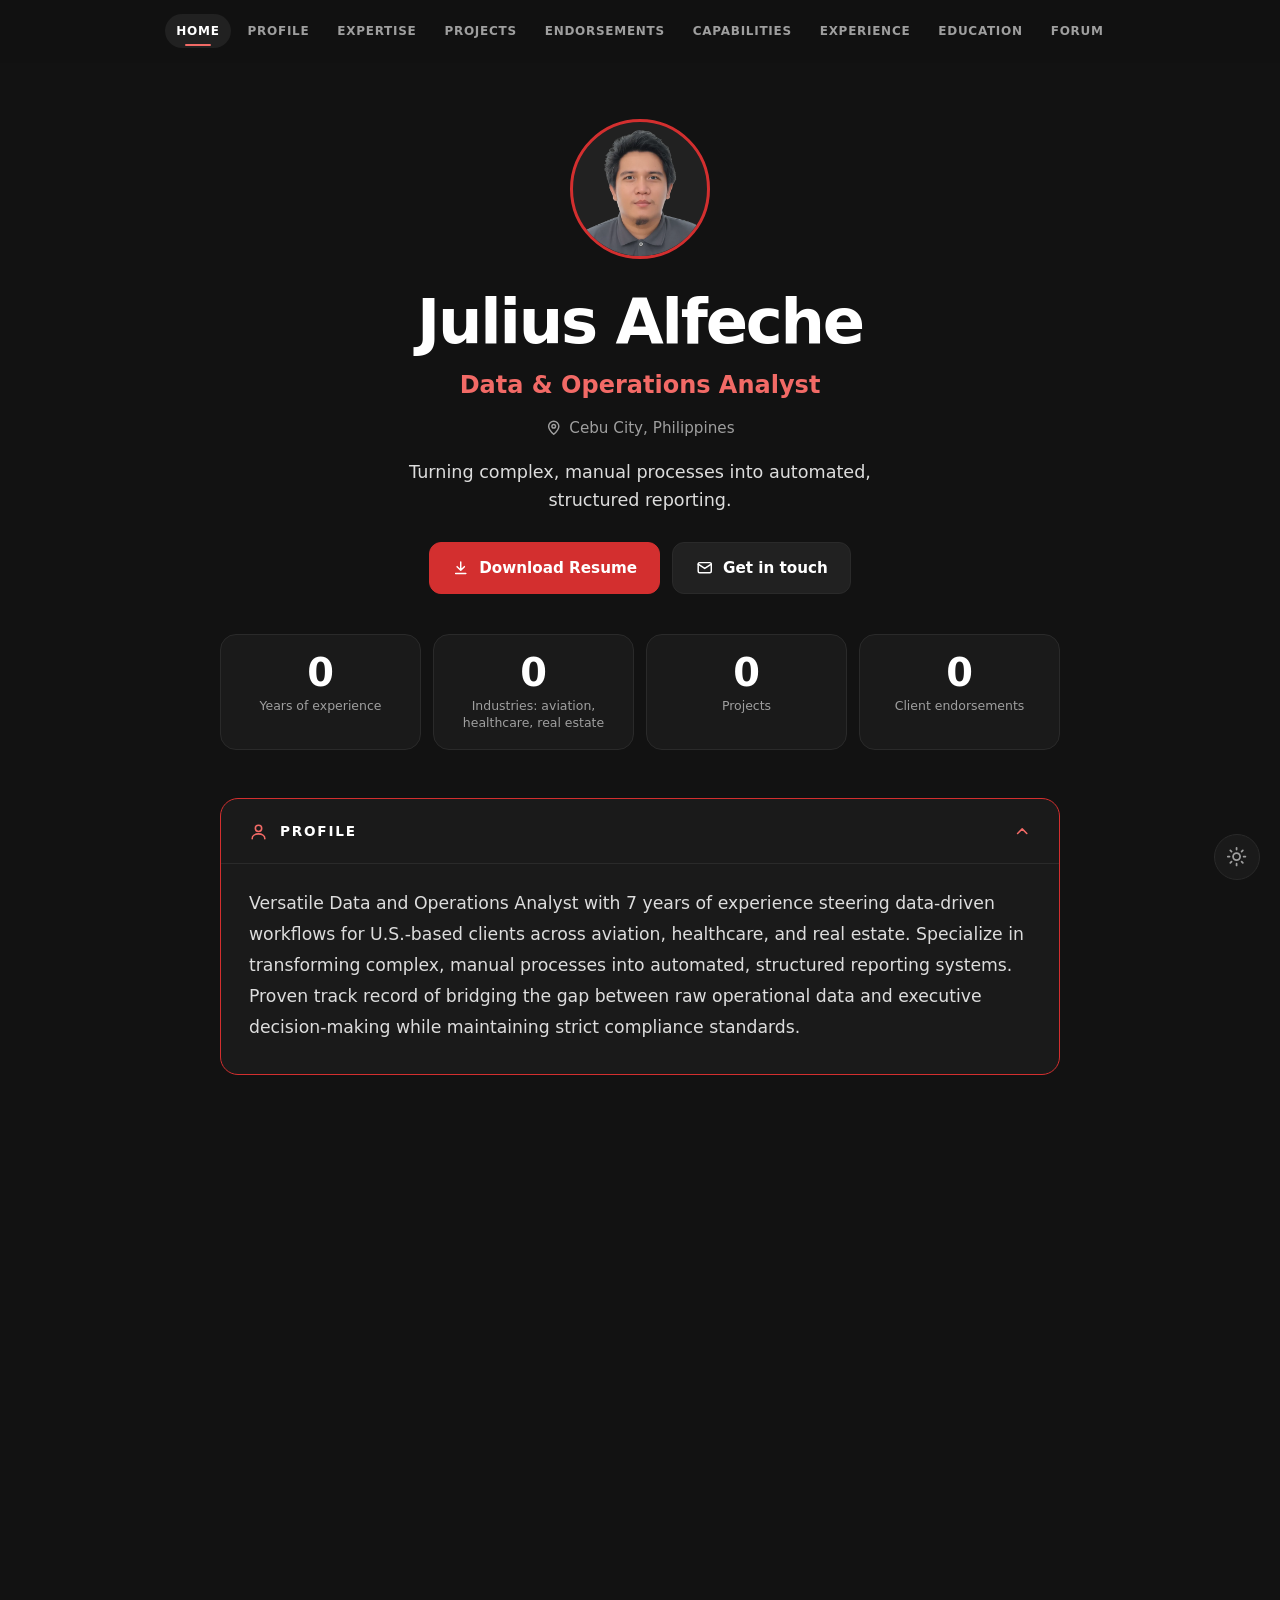
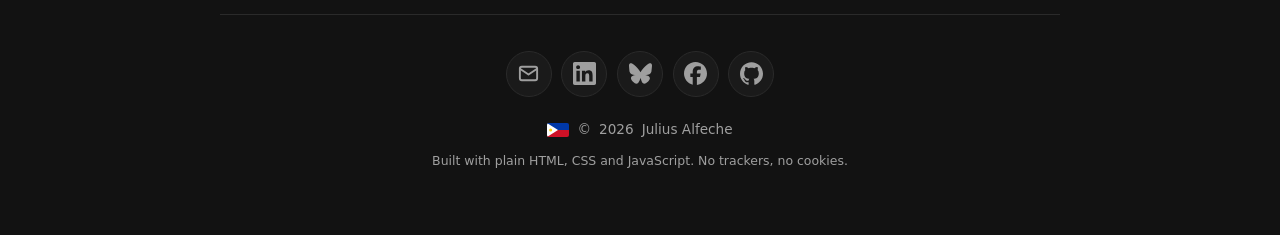
<file: index.html>
<!DOCTYPE html>
<html lang="en" data-theme="dark">
<head>
    <meta charset="UTF-8">
    <meta name="viewport" content="width=device-width, initial-scale=1.0">
    <meta http-equiv="Content-Security-Policy" content="default-src 'none'; script-src 'self'; style-src 'self'; img-src 'self' data:; base-uri 'none'; form-action 'none'; frame-src 'none'; object-src 'none'">
    <meta name="referrer" content="strict-origin-when-cross-origin">
    <meta name="color-scheme" content="dark light">
    <meta name="theme-color" content="#121212" media="(prefers-color-scheme: dark)">
    <meta name="theme-color" content="#f5f5f5" media="(prefers-color-scheme: light)">

    <title>Julius Alfeche | Data &amp; Operations Analyst</title>
    <meta name="description" content="Official portfolio of Julius Alfeche, a versatile Data and Operations Analyst with 7 years of experience steering data-driven workflows and optimizing operations.">
    <meta name="author" content="Julius Alfeche">
    <meta name="robots" content="index, follow, max-image-preview:large">
    <link rel="canonical" href="https://juliusalfeche.com/">

    <link rel="icon" type="image/svg+xml" href="assets/icons/icon.svg">
    <link rel="icon" type="image/png" sizes="32x32" href="assets/icons/favicon-32.png">
    <link rel="apple-touch-icon" href="assets/icons/apple-touch-icon.png">

    <meta property="og:type" content="profile">
    <meta property="og:site_name" content="Julius Alfeche">
    <meta property="og:url" content="https://juliusalfeche.com/">
    <meta property="og:title" content="Julius Alfeche | Data &amp; Operations Analyst">
    <meta property="og:description" content="Official portfolio of Julius Alfeche, a versatile Data and Operations Analyst with 7 years of experience steering data-driven workflows and optimizing operations.">
    <meta property="og:image" content="https://juliusalfeche.com/assets/img/og-cover.png">
    <meta property="og:image:width" content="1200">
    <meta property="og:image:height" content="630">
    <meta property="og:image:alt" content="Julius Alfeche, Data and Operations Analyst">
    <meta property="og:locale" content="en_PH">
    <meta name="twitter:card" content="summary_large_image">
    <meta name="twitter:title" content="Julius Alfeche | Data &amp; Operations Analyst">
    <meta name="twitter:description" content="Official portfolio of Julius Alfeche, a versatile Data and Operations Analyst with 7 years of experience steering data-driven workflows.">
    <meta name="twitter:image" content="https://juliusalfeche.com/assets/img/og-cover.png">

    <script type="application/ld+json">
        {
            "@context": "https://schema.org",
            "@type": "Person",
            "name": "Julius Alfeche",
            "url": "https://juliusalfeche.com/",
            "image": "https://juliusalfeche.com/assets/img/og-cover.png",
            "jobTitle": "Data and Operations Analyst",
            "worksFor": { "@type": "Organization", "name": "OfficePartners360 Inc." },
            "alumniOf": { "@type": "CollegeOrUniversity", "name": "Asian College of Technology" },
            "address": { "@type": "PostalAddress", "addressLocality": "Cebu City", "addressCountry": "PH" },
            "knowsAbout": ["Data analysis", "Excel dashboards", "Process optimization", "Compliance monitoring", "Web development"],
            "sameAs": [
                "https://linkedin.com/in/juliusalfeche/",
                "https://github.com/juliusalfeche",
                "https://bsky.app/profile/juliusalfeche.com",
                "https://www.facebook.com/JuliusAlfeche"
            ]
        }
    </script>

    <!-- Sets the light/dark theme before the page paints, so there is no flash. -->
    <script src="assets/js/theme.js"></script>
    <link rel="stylesheet" href="assets/css/style.css">
    <script type="module" src="assets/js/main.js"></script>
</head>
<body id="top">
<svg xmlns="http://www.w3.org/2000/svg" class="sprite" aria-hidden="true" focusable="false">
    <symbol id="i-chevron" viewBox="0 0 24 24"><path d="M6 9l6 6 6-6"/></symbol>
    <symbol id="i-arrow-right" viewBox="0 0 24 24"><path d="M5 12h14M13 6l6 6-6 6"/></symbol>
    <symbol id="i-arrow-left" viewBox="0 0 24 24"><path d="M19 12H5M11 6l-6 6 6 6"/></symbol>
    <symbol id="i-arrow-up" viewBox="0 0 24 24"><path d="M12 19V5M6 11l6-6 6 6"/></symbol>
    <symbol id="i-external" viewBox="0 0 24 24"><path d="M14 4h6v6M20 4l-9 9M18 14v5a1 1 0 0 1-1 1H5a1 1 0 0 1-1-1V7a1 1 0 0 1 1-1h5"/></symbol>
    <symbol id="i-download" viewBox="0 0 24 24"><path d="M12 4v11M7 10.5l5 5 5-5M5 20h14"/></symbol>
    <symbol id="i-mail" viewBox="0 0 24 24"><rect x="3" y="5" width="18" height="14" rx="2"/><path d="M3 7l9 6 9-6"/></symbol>
    <symbol id="i-user" viewBox="0 0 24 24"><circle cx="12" cy="8" r="4"/><path d="M4 21c0-4 4-6 8-6s8 2 8 6"/></symbol>
    <symbol id="i-bulb" viewBox="0 0 24 24"><path d="M9 18h6M10 21h4M12 3a6 6 0 0 0-3.5 10.900c.9.7 1.500 1.500 1.500 2.600h4c0-1.100.6-1.900 1.500-2.600A6 6 0 0 0 12 3z"/></symbol>
    <symbol id="i-code" viewBox="0 0 24 24"><path d="M8 7l-5 5 5 5M16 7l5 5-5 5M14 4l-4 16"/></symbol>
    <symbol id="i-chat" viewBox="0 0 24 24"><path d="M21 12a8 8 0 0 1-11.500 7.200L4 20l1-4.200A8 8 0 1 1 21 12z"/></symbol>
    <symbol id="i-checklist" viewBox="0 0 24 24"><path d="M4 6l1.500 1.500L8 5M4 12l1.500 1.500L8 11M4 18l1.500 1.500L8 17M11 6h9M11 12h9M11 18h9"/></symbol>
    <symbol id="i-briefcase" viewBox="0 0 24 24"><rect x="3" y="7" width="18" height="13" rx="2"/><path d="M9 7V5a2 2 0 0 1 2-2h2a2 2 0 0 1 2 2v2M3 13h18"/></symbol>
    <symbol id="i-cap" viewBox="0 0 24 24"><path d="M2 9l10-5 10 5-10 5-10-5zM6 11.5V16c0 1.500 3 3 6 3s6-1.500 6-3v-4.500M22 9v6"/></symbol>
    <symbol id="i-sun" viewBox="0 0 24 24"><circle cx="12" cy="12" r="4"/><path d="M12 2v2M12 20v2M2 12h2M20 12h2M4.900 4.900l1.400 1.400M17.700 17.700l1.400 1.400M4.900 19.100l1.400-1.400M17.700 6.300l1.400-1.400"/></symbol>
    <symbol id="i-moon" viewBox="0 0 24 24"><path d="M20 14.500A8 8 0 0 1 9.500 4 8 8 0 1 0 20 14.500z"/></symbol>
    <symbol id="i-wrench" viewBox="0 0 24 24"><path d="M14.700 6.300a4 4 0 0 0-5 5L3 18v3h3l6.700-6.700a4 4 0 0 0 5-5l-2.400 2.400-2.600-.7-.7-2.600 2.400-2.400z"/></symbol>
    <symbol id="i-monitor" viewBox="0 0 24 24"><rect x="3" y="4" width="18" height="12" rx="2"/><path d="M8 20h8M12 16v4"/></symbol>
    <symbol id="i-globe" viewBox="0 0 24 24"><circle cx="12" cy="12" r="9"/><path d="M3 12h18M12 3c3 3 3 15 0 18M12 3c-3 3-3 15 0 18"/></symbol>
    <symbol id="i-check" viewBox="0 0 24 24"><path d="M5 12.500l4.500 4.500L19 7.500"/></symbol>
    <symbol id="i-pin" viewBox="0 0 24 24"><path d="M12 21s7-6 7-11a7 7 0 1 0-14 0c0 5 7 11 7 11z"/><circle cx="12" cy="10" r="2.500"/></symbol>
    <symbol id="i-github" viewBox="0 0 24 24"><path d="M12 .297c-6.630 0-12 5.373-12 12 0 5.303 3.438 9.800 8.205 11.385.6.113.82-.258.82-.577 0-.285-.01-1.040-.015-2.040-3.338.724-4.042-1.610-4.042-1.610C4.422 18.070 3.633 17.700 3.633 17.700c-1.087-.744.084-.729.084-.729 1.205.084 1.838 1.236 1.838 1.236 1.070 1.835 2.809 1.305 3.495.998.108-.776.417-1.305.76-1.605-2.665-.3-5.466-1.332-5.466-5.930 0-1.310.465-2.380 1.235-3.220-.135-.303-.54-1.523.105-3.176 0 0 1.005-.322 3.300 1.230.96-.267 1.980-.399 3-.405 1.020.006 2.040.138 3 .405 2.280-1.552 3.285-1.230 3.285-1.230.645 1.653.24 2.873.12 3.176.765.84 1.230 1.910 1.230 3.220 0 4.610-2.805 5.625-5.475 5.920.42.36.81 1.096.81 2.220 0 1.606-.015 2.896-.015 3.286 0 .315.21.69.825.57C20.565 22.092 24 17.592 24 12.297c0-6.627-5.373-12-12-12"/></symbol>
    <symbol id="i-linkedin" viewBox="0 0 24 24"><path d="M20.447 20.452h-3.554v-5.569c0-1.328-.027-3.037-1.852-3.037-1.853 0-2.136 1.445-2.136 2.939v5.667H9.351V9h3.414v1.561h.046c.477-.9 1.637-1.850 3.370-1.850 3.601 0 4.267 2.370 4.267 5.455v6.286zM5.337 7.433c-1.144 0-2.063-.926-2.063-2.065 0-1.138.92-2.063 2.063-2.063 1.140 0 2.064.925 2.064 2.063 0 1.139-.925 2.065-2.064 2.065zm1.782 13.019H3.555V9h3.564v11.452zM22.225 0H1.771C.792 0 0 .774 0 1.729v20.542C0 23.227.792 24 1.771 24h20.451C23.200 24 24 23.227 24 22.271V1.729C24 .774 23.200 0 22.222 0h.003z"/></symbol>
    <symbol id="i-facebook" viewBox="0 0 24 24"><path d="M9.101 23.691v-7.980H6.627v-3.667h2.474v-1.580c0-4.085 1.848-5.978 5.858-5.978.401 0 .955.042 1.468.103a8.680 8.680 0 0 1 1.141.195v3.325a8.623 8.623 0 0 0-.653-.036 26.805 26.805 0 0 0-.733-.009c-.707 0-1.259.096-1.675.309a1.686 1.686 0 0 0-.679.622c-.258.420-.374.995-.374 1.752v1.297h3.919l-.386 2.103-.287 1.564h-3.246v8.245C19.396 23.238 24 18.179 24 12.044c0-6.627-5.373-12-12-12s-12 5.373-12 12c0 5.628 3.874 10.350 9.101 11.647Z"/></symbol>
    <symbol id="i-bluesky" viewBox="0 0 24 24"><path d="M12 10.800c-1.087-2.114-4.046-6.053-6.798-7.995C2.566.944 1.561 1.266.902 1.565.139 1.908 0 3.080 0 3.768c0 .69.378 5.650.624 6.479.815 2.736 3.713 3.660 6.383 3.364.136-.02.275-.039.415-.056-.138.022-.276.040-.415.056-3.912.580-7.387 2.005-2.830 7.078 5.013 5.190 6.870-1.113 7.823-4.308.953 3.195 2.050 9.271 7.733 4.308 4.267-4.308 1.172-6.498-2.740-7.078a8.741 8.741 0 0 1-.415-.056c.14.017.279.036.415.056 2.670.297 5.568-.628 6.383-3.364.246-.828.624-5.790.624-6.478 0-.69-.139-1.861-.902-2.206-.659-.298-1.664-.620-4.300 1.240C16.046 4.748 13.087 8.687 12 10.800Z"/></symbol>
</svg>


<a class="skip" href="#main">Skip to content</a>
<div class="progress" aria-hidden="true"><span id="progress-bar"></span></div>

<div class="nav-wrap">
    <nav class="top-nav" aria-label="Main navigation">
        <a href="#top" class="nav-link" data-nav="top">Home</a>
        <a href="#profile" class="nav-link" data-nav="profile">Profile</a>
        <a href="#expertise" class="nav-link" data-nav="expertise">Expertise</a>
        <a href="#projects" class="nav-link" data-nav="projects">Projects</a>
        <a href="#endorsements" class="nav-link" data-nav="endorsements">Endorsements</a>
        <a href="#capabilities" class="nav-link" data-nav="capabilities">Capabilities</a>
        <a href="#experience" class="nav-link" data-nav="experience">Experience</a>
        <a href="#education" class="nav-link" data-nav="education">Education</a>
        <a href="https://jahub.juliusalfeche.com" target="_blank" rel="noopener noreferrer" class="nav-link">Forum</a>
    </nav>
</div>

<div class="container">
    <header class="hero">
        <div class="hero__avatar reveal">
            <span class="ripple" aria-hidden="true"></span>
            <span class="ripple ripple--2" aria-hidden="true"></span>
            <span class="ripple ripple--3" aria-hidden="true"></span>
            <img class="hero__photo" src="assets/img/profile.webp" width="480" height="480" alt="Portrait of Julius Alfeche" fetchpriority="high">
        </div>
        <h1 class="reveal">Julius Alfeche</h1>
        <p class="hero__role reveal">Data &amp; Operations Analyst</p>
        <p class="hero__meta reveal"><svg class="ico" aria-hidden="true"><use href="#i-pin"/></svg> Cebu City, Philippines</p>
        <p class="hero__tagline reveal">Turning complex, manual processes into automated, structured reporting.</p>
        <div class="hero__cta reveal">
            <a href="resume.pdf" download="Julius_Alfeche_Resume.pdf" class="btn btn--primary" aria-label="Download Julius Alfeche's resume as a PDF"><svg class="ico" aria-hidden="true"><use href="#i-download"/></svg> Download Resume</a>
            <a href="mailto:juliusalfeche@pm.me" class="btn"><svg class="ico" aria-hidden="true"><use href="#i-mail"/></svg> Get in touch</a>
        </div>
        <ul class="stats reveal" aria-label="Highlights">
            <li class="stat"><strong class="stat__num" data-count="7">7</strong><span class="stat__label">Years of experience</span></li>
            <li class="stat"><strong class="stat__num" data-count="3">3</strong><span class="stat__label">Industries: aviation, healthcare, real estate</span></li>
            <li class="stat"><strong class="stat__num" data-count-of=".project">4</strong><span class="stat__label">Projects</span></li>
            <li class="stat"><strong class="stat__num" data-count-of=".slide">6</strong><span class="stat__label">Client endorsements</span></li>
        </ul>
    </header>

    <main id="main">
        <details class="card reveal" id="profile" name="sections" open>
            <summary><h2><svg class="ico" aria-hidden="true"><use href="#i-user"/></svg> Profile</h2><svg class="ico chev" aria-hidden="true"><use href="#i-chevron"/></svg></summary>
            <div class="card__body">
                <p class="lead">Versatile Data and Operations Analyst with 7 years of experience steering data-driven workflows for U.S.-based clients across aviation, healthcare, and real estate. Specialize in transforming complex, manual processes into automated, structured reporting systems. Proven track record of bridging the gap between raw operational data and executive decision-making while maintaining strict compliance standards.</p>
            </div>
        </details>

        <details class="card reveal" id="expertise" name="sections">
            <summary><h2><svg class="ico" aria-hidden="true"><use href="#i-bulb"/></svg> Expertise</h2><svg class="ico chev" aria-hidden="true"><use href="#i-chevron"/></svg></summary>
            <div class="card__body">
                <div class="skills">
                    <div class="skill-group">
                        <h3>Data &amp; Reporting</h3>
                        <ul class="tags">
                            <li class="tag">Excel</li>
                            <li class="tag">Dashboard Creation</li>
                            <li class="tag">Performance Tracking</li>
                        </ul>
                    </div>
                    <div class="skill-group">
                        <h3>Operations &amp; Compliance</h3>
                        <ul class="tags">
                            <li class="tag">Process Optimization</li>
                            <li class="tag">Documentation</li>
                            <li class="tag">Audit Readiness</li>
                            <li class="tag">Compliance Monitoring</li>
                        </ul>
                    </div>
                    <div class="skill-group">
                        <h3>Tools &amp; Platforms</h3>
                        <ul class="tags">
                            <li class="tag">Microsoft 365</li>
                            <li class="tag">Google Workspace</li>
                            <li class="tag">Salesforce</li>
                            <li class="tag">Zoho</li>
                            <li class="tag">WordPress</li>
                            <li class="tag">Flarum</li>
                        </ul>
                    </div>
                    <div class="skill-group">
                        <h3>Technical Capabilities</h3>
                        <ul class="tags">
                            <li class="tag">Web Scraping</li>
                            <li class="tag">Online Research</li>
                            <li class="tag">Web Hosting Management</li>
                        </ul>
                    </div>
                </div>
            </div>
        </details>

        <details class="card reveal" id="projects" name="sections">
            <summary><h2><svg class="ico" aria-hidden="true"><use href="#i-code"/></svg> Projects</h2><svg class="ico chev" aria-hidden="true"><use href="#i-chevron"/></svg></summary>
            <div class="card__body">
                <div class="projects">
                    <article class="project">
                        <div class="project__media"><img src="assets/img/projects/jahub.webp" width="960" height="540" loading="lazy" alt="Screenshot of the JAHub community forum"></div>
                        <div class="project__body">
                            <h3><a class="project__link" href="https://jahub.juliusalfeche.com/" target="_blank" rel="noopener noreferrer">JAHub<svg class="ico" aria-hidden="true"><use href="#i-external"/></svg><span class="sr-only"> (opens in a new tab)</span></a></h3>
                            <p>An interactive, community-driven discussion forum seamlessly integrated into my professional portfolio ecosystem, built using Flarum.</p>
                            <div class="project__foot"><ul class="chips"><li>Flarum</li><li>Community</li></ul></div></div>
                    </article>

                    <article class="project">
                        <div class="project__media"><img src="assets/img/projects/audiotest.webp" width="960" height="540" loading="lazy" alt="Screenshot of the Left or Right? audio test"></div>
                        <div class="project__body">
                            <h3><a class="project__link" href="https://juliusalfeche.github.io/audiotest/" target="_blank" rel="noopener noreferrer">Left or Right?<svg class="ico" aria-hidden="true"><use href="#i-external"/></svg><span class="sr-only"> (opens in a new tab)</span></a></h3>
                            <p>A simple, accessible web tool that checks your headphones or speakers by playing a short tone in the left, right, or both channels, using the Web Audio API.</p>
                            <div class="project__foot"><ul class="chips"><li>Web Audio API</li><li>PWA</li><li>Accessible</li></ul><a class="project__src" href="https://github.com/juliusalfeche/audiotest" target="_blank" rel="noopener noreferrer"><svg class="ico ico--fill" aria-hidden="true"><use href="#i-github"/></svg> Source<span class="sr-only"> code on GitHub (opens in a new tab)</span></a></div>
                        </div>
                    </article>

                    <article class="project">
                        <div class="project__media"><img src="assets/img/projects/quakesph.webp" width="960" height="540" loading="lazy" alt="QuakesPH cover art: live earthquake tracker for the Philippines"></div>
                        <div class="project__body">
                            <h3><a class="project__link" href="https://juliusalfeche.github.io/quakesph/" target="_blank" rel="noopener noreferrer">QuakesPH<svg class="ico" aria-hidden="true"><use href="#i-external"/></svg><span class="sr-only"> (opens in a new tab)</span></a></h3>
                            <p>A progressive web app that tracks earthquakes across the Philippines on an interactive map, with live data from USGS and EMSC.</p>
                            <div class="project__foot"><ul class="chips"><li>PWA</li><li>Leaflet</li><li>USGS · EMSC</li></ul><a class="project__src" href="https://github.com/juliusalfeche/quakesph" target="_blank" rel="noopener noreferrer"><svg class="ico ico--fill" aria-hidden="true"><use href="#i-github"/></svg> Source<span class="sr-only"> code on GitHub (opens in a new tab)</span></a></div>
                        </div>
                    </article>

                    <article class="project">
                        <div class="project__media"><img src="assets/img/projects/resume.webp" width="960" height="540" loading="lazy" alt="Cover art of this portfolio website"></div>
                        <div class="project__body">
                            <h3><a class="project__link" href="https://github.com/juliusalfeche/resume" target="_blank" rel="noopener noreferrer">This Portfolio<svg class="ico" aria-hidden="true"><use href="#i-external"/></svg><span class="sr-only"> (source code on GitHub, opens in a new tab)</span></a></h3>
                            <p>A digital, interactive version of my professional resume, built with plain HTML, CSS and JavaScript: fast on any device, with no frameworks and no trackers.</p>
                            <div class="project__foot"><ul class="chips"><li>HTML · CSS · JS</li><li>No trackers</li></ul></div></div>
                    </article>
                </div>
            </div>
        </details>

        <details class="card reveal" id="endorsements" name="sections">
            <summary><h2><svg class="ico" aria-hidden="true"><use href="#i-chat"/></svg> Endorsements</h2><svg class="ico chev" aria-hidden="true"><use href="#i-chevron"/></svg></summary>
            <div class="card__body">
                <div class="carousel" id="endorse-carousel" role="region" aria-roledescription="carousel" aria-label="Client endorsements">
                    <ul class="carousel__viewport" tabindex="0" aria-label="Endorsements. Use the arrow keys, swipe, or the buttons below.">
                        <li class="slide" role="group" aria-roledescription="slide" aria-label="1 of 6">
                            <figure class="quote">
                                <blockquote><p>Thank you again for your partnership, and we look forward to exploring ways to work together again in the future. Julius, you’ve been tremendous partner. Your contributions to Fly Louie have been greatly appreciated.</p></blockquote>
                                <figcaption><img class="avatar" src="assets/img/clients/julia.webp" width="70" height="70" loading="lazy" alt=""><span class="who"><strong>Julia Takeda</strong><span>Founder &amp; CEO</span><b>Fly Louie</b></span></figcaption>
                            </figure>
                        </li>
                        <li class="slide" role="group" aria-roledescription="slide" aria-label="2 of 6">
                            <figure class="quote">
                                <blockquote><p>Julius’ longevity with us. He does good work, and because he’s been with us for several years he has become a valuable source of institutional memory as well. We’ve had Julius assigned to our account for several years now, and I never expected how helpful it would be to have the same person assigned to our account for that entire time. He just understands so much about our business at this point, and it makes him a go-to resource for us. We prefer turning to Julius than to some of our own employees because he just knows our business so well by now. He’s great and we are so grateful to him.</p></blockquote>
                                <figcaption><img class="avatar" src="assets/img/clients/eytan.webp" width="70" height="70" loading="lazy" alt=""><span class="who"><strong>Eytan Kurshan</strong><span>COO</span><b>Fly Louie</b></span></figcaption>
                            </figure>
                        </li>
                        <li class="slide" role="group" aria-roledescription="slide" aria-label="3 of 6">
                            <figure class="quote">
                                <blockquote><p>You’ve been a huge help, and I really appreciate everything you’ve done over the past couple of years! I know you’ll still be working on other things, so thanks again for all your support.</p></blockquote>
                                <figcaption><img class="avatar" src="assets/img/clients/laura.webp" width="70" height="70" loading="lazy" alt=""><span class="who"><strong>Laura Polin</strong><span>Fuel Program General Manager</span><b>Fly Louie</b></span></figcaption>
                            </figure>
                        </li>
                        <li class="slide" role="group" aria-roledescription="slide" aria-label="4 of 6">
                            <figure class="quote">
                                <blockquote><p>He does a great job, we really enjoy working with Julius! Accuracy of the work and the ability to seek clarification and flag items that fall outside of regular workflow/parameters.</p></blockquote>
                                <figcaption><img class="avatar" src="assets/img/clients/matt.webp" width="70" height="70" loading="lazy" alt=""><span class="who"><strong>Matt Dalton</strong><span>Sourcing &amp; Scheduling Director</span><b>Magellan Jets</b></span></figcaption>
                            </figure>
                        </li>
                        <li class="slide" role="group" aria-roledescription="slide" aria-label="5 of 6">
                            <figure class="quote">
                                <blockquote><p>Julius has always been reliable and capable of completing needed tasks for us. I appreciate the consistent availability and quality of work. Julius specifically has been very engaged in tasks I’ve given him and always asks questions and reviews results with me when starting a new project. It gives me confidence that he is completing the work to the same standard I would if I had to do it myself.</p></blockquote>
                                <figcaption><img class="avatar" src="assets/img/clients/liberty.webp" width="70" height="70" loading="lazy" alt=""><span class="who"><strong>Liberty Feliciano</strong><span>Aircraft Scheduling Specialist</span><b>Magellan Jets</b></span></figcaption>
                            </figure>
                        </li>
                        <li class="slide" role="group" aria-roledescription="slide" aria-label="6 of 6">
                            <figure class="quote">
                                <blockquote><p>Improved reliability and accountability in the team and learned very difficult clients. A good listener and is focused when editing live batches.</p></blockquote>
                                <figcaption><img class="avatar" src="assets/img/clients/owen.webp" width="70" height="70" loading="lazy" alt=""><span class="who"><strong>Owen Beluan</strong><span>Shift Manager</span><b>PhotoUp</b></span></figcaption>
                            </figure>
                        </li>
                    </ul>
                    <div class="carousel__controls" hidden>
                        <button type="button" class="icon-btn" data-prev aria-label="Previous endorsement"><svg class="ico" aria-hidden="true"><use href="#i-arrow-left"/></svg></button>
                        <div class="carousel__dots" role="group" aria-label="Choose an endorsement"></div>
                        <button type="button" class="icon-btn" data-next aria-label="Next endorsement"><svg class="ico" aria-hidden="true"><use href="#i-arrow-right"/></svg></button>
                    </div>
                    <p class="carousel__count" aria-live="polite" hidden></p>
                </div>
            </div>
        </details>

        <details class="card reveal" id="capabilities" name="sections">
            <summary><h2><svg class="ico" aria-hidden="true"><use href="#i-checklist"/></svg> Capabilities</h2><svg class="ico chev" aria-hidden="true"><use href="#i-chevron"/></svg></summary>
            <div class="card__body">
                <div class="caps">
                    <details class="cap" name="capabilities">
                        <summary>
                            <span class="cap__head"><h3><svg class="ico" aria-hidden="true"><use href="#i-wrench"/></svg> Windows Desktop/Laptop Repair</h3><span class="badge">Hardware/Software</span></span>
                            <svg class="ico chev" aria-hidden="true"><use href="#i-chevron"/></svg>
                        </summary>
                        <div class="cap__body">
                            <div class="prose">
                                <p>There are few things more aggravating than having your desktop or laptop fail precisely when you need it most. Whether you’re facing a tight deadline for a final paper, preparing for a critical conference, or simply needing to get your work done, computer repair becomes absolutely essential.</p>
                                <p>When seeking professional help, be wary of technicians who rely on simple “tune-ups”. While these may offer a temporary fix, they are often insufficient and don’t prevent the same problems from quickly recurring. For both the convenience-driven laptop user and the desktop owner, the need is the same: timely, efficient, and comprehensive repair that includes fully securing your computer to prevent future breakdowns.</p>
                            </div>
                            <h4 class="sub"><svg class="ico" aria-hidden="true"><use href="#i-wrench"/></svg> Repair &amp; Support Services</h4>
                            <ul class="checks">
                                <li><strong>Technical Support</strong></li>
                                <li><strong>Repair / Troubleshooting</strong></li>
                                <li><strong>Setup / Installation</strong></li>
                                <li><strong>Hardware / Software Upgrades / Installation</strong></li>
                                <li><strong>Operating System Updates</strong></li>
                                <li><strong>Anti-Virus Installation / Removal</strong></li>
                                <li><strong>Motherboard Replacement</strong></li>
                                <li><strong>Memory Upgrades</strong></li>
                            </ul>
                            <div class="prose prose--spaced">
                                <p>Computers running any operating system, especially those with constant internet access, require frequent maintenance to stay secure. New vulnerabilities are constantly discovered and patched, making it a priority for every user to keep their system updated with the latest service packs and critical updates.</p>
                                <p>When a problem arises, users often consider returning their machine to the manufacturer, particularly if it’s still under warranty. While manufacturer repair is often the ideal choice in terms of expertise, the major drawback is the significant downtime waiting for the device to be shipped, serviced, and returned.</p>
                                <p>The reality is that most modern desktops and laptops, regardless of brand, can be competently serviced by any qualified local technician. Computer parts are generally universal or easily substituted with compatible replacements. This leads to the key question: who should you trust? Finding a truly qualified specialist who can handle your desktop or laptop repair in a professional, competent, and efficient manner can be challenging. I am here to offer that solution.</p>
                            </div>
                        </div>
                    </details>

                    <details class="cap" name="capabilities">
                        <summary>
                            <span class="cap__head"><h3><svg class="ico" aria-hidden="true"><use href="#i-monitor"/></svg> Remote Desktop Management</h3><span class="badge">Administration</span></span>
                            <svg class="ico chev" aria-hidden="true"><use href="#i-chevron"/></svg>
                        </summary>
                        <div class="cap__body">
                            <div class="prose"><p>Numerous IT support tasks for computers and servers are now manageable remotely, meaning a technician doesn’t have to physically be there.</p></div>
                            <h4 class="sub"><svg class="ico" aria-hidden="true"><use href="#i-check"/></svg> Key Advantages of Remote Support</h4>
                            <ul class="checks checks--wide">
                                <li><strong>Improved Support Quality:</strong> Technicians can directly see the user’s screen, which avoids the confusion and difficulty of users trying to describe visual problems over the phone.</li>
                                <li><strong>Faster Resolution:</strong> Enhanced technician availability and fewer scheduling conflicts lead to quicker problem resolution, often immediately.</li>
                                <li><strong>Reduced Costs:</strong> Eliminating travel time lowers the overall cost of support.</li>
                                <li><strong>Timely Maintenance:</strong> Scheduled system tasks (like software and virus definition updates, backup processes) can be executed promptly, ensuring your systems remain secure and protected.</li>
                            </ul>
                            <h4 class="sub"><svg class="ico" aria-hidden="true"><use href="#i-monitor"/></svg> Setting Up Remote Access</h4>
                            <ul class="checks checks--wide">
                                <li><strong>Install Software:</strong> Specialized software must be installed on every PC and server that requires remote accessibility.</li>
                                <li><strong>Configure Firewall:</strong> You might need to adjust your firewall settings to permit incoming network traffic on specific ports.</li>
                            </ul>
                            <div class="cap__cta">
                                <a href="https://get.teamviewer.com/juliusalfeche" target="_blank" rel="noopener noreferrer" class="btn btn--primary" aria-label="Download TeamViewerQS (opens in a new tab)"><svg class="ico" aria-hidden="true"><use href="#i-download"/></svg> Download TeamViewerQS</a>
                            </div>
                        </div>
                    </details>

                    <details class="cap" name="capabilities">
                        <summary>
                            <span class="cap__head"><h3><svg class="ico" aria-hidden="true"><use href="#i-globe"/></svg> Web Design &amp; Development</h3><span class="badge">Custom Dev</span></span>
                            <svg class="ico chev" aria-hidden="true"><use href="#i-chevron"/></svg>
                        </summary>
                        <div class="cap__body">
                            <div class="prose">
                                <p>Creating effective, appealing websites that drive business success is a specialized talent. While many companies can build a basic site today, few can deliver one that actually achieves its goals.</p>
                                <p>In web design, success means achieving two things: attracting the right audience (targeted traffic) and effectively communicating your core message or completing a transaction (sale).</p>
                                <p>This requires developing smart, user-focused features that are both easy to use and advanced. Furthermore, pages must load quickly and be easily found by search engines.</p>
                            </div>
                            <h4 class="sub"><svg class="ico" aria-hidden="true"><use href="#i-wrench"/></svg> Maintenance</h4>
                            <div class="prose"><p>As your business evolves, your website will need to keep pace. We offer comprehensive, budget-friendly maintenance services with quick turnaround times so you can delegate website tasks and dedicate more time to running your business.</p></div>
                        </div>
                    </details>
                </div>
            </div>
        </details>

        <details class="card reveal" id="experience" name="sections">
            <summary><h2><svg class="ico" aria-hidden="true"><use href="#i-briefcase"/></svg> Experience</h2><svg class="ico chev" aria-hidden="true"><use href="#i-chevron"/></svg></summary>
            <div class="card__body">
                <ol class="timeline">
                    <li class="node">
                        <div class="brand">
                            <img class="logo" src="assets/img/logos/op360.webp" width="96" height="96" loading="lazy" alt="OfficePartners360 logo">
                            <div class="brand__text">
                                <div class="row"><h3>Data Analyst</h3><span class="when">Mar 2019 — Present</span></div>
                                <p class="firm">OfficePartners360 Inc. — Cebu City, Philippines</p>
                            </div>
                        </div>
                        <p class="node__intro">Supported U.S. clients across aviation and healthcare with data analysis, compliance management, and operational reporting.</p>
                        <div class="roles">
                            <div class="role">
                                <div class="row"><h4>Private Aviation Client (MA, USA) — Operations Analyst</h4><span class="when">2024 — Present</span></div>
                                <ul class="bullets"><li>Streamlined invoice management and fuel rate reporting by introducing standardized tracking templates, directly minimizing data entry errors and accelerating executive decision-making cycles.</li></ul>
                            </div>
                            <div class="role">
                                <div class="row"><h4>Aviation Consultant Client (NY, USA) — Operations Analyst</h4><span class="when">2022 — 2024</span></div>
                                <ul class="bullets"><li>Redesigned insurance and aircraft tail management processes.</li></ul>
                            </div>
                            <div class="role">
                                <div class="row"><h4>Healthcare Institution Client (FL, USA) — Data Analyst</h4><span class="when">2019 — 2024</span></div>
                                <ul class="bullets"><li>Redesigned data workflows for admissions and advisor performance, effectively eliminating redundant processing steps and establishing a more reliable audit-ready framework.</li></ul>
                            </div>
                        </div>
                    </li>
                    <li class="node">
                        <div class="brand">
                            <img class="logo" src="assets/img/logos/pu.webp" width="96" height="96" loading="lazy" alt="PhotoUp logo">
                            <div class="brand__text">
                                <div class="row"><h3>Photo Editor</h3><span class="when">May 2017 — Nov 2017</span></div>
                                <p class="firm">PhotoUp Inc. — Cebu City, Philippines</p>
                            </div>
                        </div>
                        <ul class="bullets">
                            <li>Edited and enhanced real estate photos for clients in North America, Europe, and Australia, ensuring high-quality output and on-time delivery.</li>
                            <li>Contributed to virtual staging projects that improved client satisfaction and accelerated property listing turnaround.</li>
                        </ul>
                    </li>
                </ol>
            </div>
        </details>

        <details class="card reveal" id="education" name="sections">
            <summary><h2><svg class="ico" aria-hidden="true"><use href="#i-cap"/></svg> Education</h2><svg class="ico chev" aria-hidden="true"><use href="#i-chevron"/></svg></summary>
            <div class="card__body">
                <div class="edu">
                    <div class="brand">
                        <img class="logo" src="assets/img/logos/act.webp" width="96" height="96" loading="lazy" alt="Asian College of Technology logo">
                        <div class="brand__text">
                            <div class="row"><h3>Bachelor of Science in Computer Engineering</h3><span class="when">Mar 2015</span></div>
                            <p class="firm">Asian College of Technology — Cebu City, Philippines</p>
                        </div>
                    </div>
                    <div class="brand">
                        <img class="logo" src="assets/img/logos/dmdp.webp" width="96" height="96" loading="lazy" alt="DMDP logo">
                        <div class="brand__text">
                            <div class="row">
                                <ul class="courses">
                                    <li>Computer Systems Servicing (NC II)</li>
                                    <li>Electronic Products Assembly &amp; Servicing (NC II)</li>
                                </ul>
                                <span class="when">Aug 2018</span>
                            </div>
                            <p class="firm">Department of Manpower Development and Placement — Cebu City, Philippines</p>
                        </div>
                    </div>
                </div>
            </div>
        </details>
    </main>

    <footer class="foot">
        <ul class="social">
            <li><a href="mailto:juliusalfeche@pm.me" aria-label="Send an email to Julius"><svg class="ico" aria-hidden="true"><use href="#i-mail"/></svg></a></li>
            <li><a href="https://linkedin.com/in/juliusalfeche/" target="_blank" rel="noopener noreferrer" aria-label="Connect on LinkedIn (opens in a new tab)"><svg class="ico ico--fill" aria-hidden="true"><use href="#i-linkedin"/></svg></a></li>
            <li><a href="https://bsky.app/profile/juliusalfeche.com" target="_blank" rel="noopener noreferrer" aria-label="Follow on Bluesky (opens in a new tab)"><svg class="ico ico--fill" aria-hidden="true"><use href="#i-bluesky"/></svg></a></li>
            <li><a href="https://www.facebook.com/JuliusAlfeche" target="_blank" rel="noopener noreferrer" aria-label="Follow on Facebook (opens in a new tab)"><svg class="ico ico--fill" aria-hidden="true"><use href="#i-facebook"/></svg></a></li>
            <li><a href="https://github.com/juliusalfeche" target="_blank" rel="noopener noreferrer" aria-label="View GitHub profile (opens in a new tab)"><svg class="ico ico--fill" aria-hidden="true"><use href="#i-github"/></svg></a></li>
        </ul>
        <p class="legal">
            <svg class="flag" viewBox="0 0 22 14" width="22" height="14" aria-hidden="true" focusable="false"><rect width="22" height="7" fill="#0038A8"/><rect y="7" width="22" height="7" fill="#CE1126"/><path d="M0 0L11 7L0 14Z" fill="#FFFFFF"/><circle cx="3.600" cy="7" r="1.500" fill="#FCD116"/></svg>
            &copy; <span id="year">2026</span> Julius Alfeche
        </p>
        <p class="legal legal--small">Built with plain HTML, CSS and JavaScript. No trackers, no cookies.</p>
    </footer>

    <div class="dock">
        <button type="button" class="dock__btn" id="scroll-top" aria-label="Scroll to top" title="Scroll to top"><svg class="ico" aria-hidden="true"><use href="#i-arrow-up"/></svg></button>
        <button type="button" class="dock__btn" id="theme-toggle" aria-label="Switch to light theme" title="Switch theme">
            <svg class="ico ico-sun" aria-hidden="true"><use href="#i-sun"/></svg>
            <svg class="ico ico-moon" aria-hidden="true"><use href="#i-moon"/></svg>
        </button>
    </div>
</div>
</body>
</html>
</file>
<file: assets/css/style.css>
/* Julius Alfeche | portfolio
   Same palette as the DLBB forum and QuakesPH: red on #121212. Flat: no shadows, no gradients.
   Dark is the default; the light theme is a clean counterpart with the same red. */

:root, :root[data-theme="dark"] {
    --bg: #121212;
    --surface: #1a1a1a;
    --surface-2: #212121;
    --surface-3: #2c2c2c;
    --text: #dddddd;
    --heading: #ffffff;
    --muted: #9f9f9f;
    --border: #2a2a2a;
    --accent: #d32f2f;
    --accent-bright: #f26a66;
    --on-accent: #ffffff;
    --accent-soft: rgba(211, 47, 47, 0.14);
    --bg-rgb: 18, 18, 18;
}

:root[data-theme="light"] {
    --bg: #f5f5f5;
    --surface: #ffffff;
    --surface-2: #f0f0f0;
    --surface-3: #e4e4e4;
    --text: #262626;
    --heading: #121212;
    --muted: #5c5c5c;
    --border: #e0e0e0;
    --accent: #d32f2f;
    --accent-bright: #b71c1c;
    --on-accent: #ffffff;
    --accent-soft: rgba(211, 47, 47, 0.1);
    --bg-rgb: 245, 245, 245;
}

*, *::before, *::after { box-sizing: border-box; }
* { margin: 0; padding: 0; }
[hidden] { display: none !important; }

html { scroll-padding-top: 5.5rem; -webkit-text-size-adjust: 100%; }
@media (prefers-reduced-motion: no-preference) { html { scroll-behavior: smooth; } }

body {
    min-height: 100vh;
    background: var(--bg);
    color: var(--text);
    font-family: system-ui, -apple-system, "Segoe UI", Roboto, "Helvetica Neue", Arial, sans-serif;
    line-height: 1.6;
    -webkit-font-smoothing: antialiased;
    transition: background-color 0.3s ease, color 0.3s ease;
}

a { color: inherit; }
ul, ol { list-style: none; }
img { display: block; max-width: 100%; height: auto; }
h1, h2, h3, h4 { color: var(--heading); line-height: 1.2; letter-spacing: -0.01em; }
.sprite { position: absolute; width: 0; height: 0; overflow: hidden; }
.sr-only { position: absolute; width: 1px; height: 1px; padding: 0; margin: -1px; overflow: hidden; clip: rect(0, 0, 0, 0); white-space: nowrap; border: 0; }

.container { max-width: 880px; margin: 0 auto; padding: 0 1.25rem 4rem; }

/* ---------- icons ---------- */
.ico { width: 1.15em; height: 1.15em; flex-shrink: 0; fill: none; stroke: currentColor; stroke-width: 2; stroke-linecap: round; stroke-linejoin: round; }
.ico--fill { fill: currentColor; stroke: none; }

/* ---------- focus + skip link ---------- */
:focus-visible { outline: 3px solid var(--accent-bright); outline-offset: 3px; border-radius: 6px; }
.skip { position: fixed; left: 12px; top: -64px; z-index: 2000; padding: 10px 16px; border-radius: 10px; background: var(--accent); color: var(--on-accent); text-decoration: none; font-weight: 600; }
.skip:focus { top: 12px; }

/* ---------- scroll progress ---------- */
.progress { position: fixed; inset: 0 0 auto 0; height: 3px; z-index: 1500; pointer-events: none; }
.progress span { display: block; height: 100%; background: var(--accent); transform: scaleX(var(--progress, 0)); transform-origin: left; }

/* ---------- navigation ---------- */
.nav-wrap {
    position: sticky; top: 0; z-index: 100;
    padding: 0.9rem 1.25rem;
    background: rgba(var(--bg-rgb), 0.82);
    -webkit-backdrop-filter: blur(12px); backdrop-filter: blur(12px);
    border-bottom: 1px solid transparent;
    transition: border-color 0.3s ease;
}
.nav-wrap.is-stuck { border-bottom-color: var(--border); }
.top-nav { max-width: 880px; margin: 0 auto; display: flex; justify-content: center; gap: 0.35rem; }
.nav-link {
    position: relative; padding: 0.45rem 0.7rem; border-radius: 999px;
    color: var(--muted); font-size: 0.75rem; font-weight: 700; letter-spacing: 0.06em; text-transform: uppercase; text-decoration: none; white-space: nowrap;
    transition: color 0.2s ease, background-color 0.2s ease;
}
.nav-link::after { content: ""; position: absolute; left: 50%; bottom: 2px; width: 0; height: 2px; border-radius: 2px; background: var(--accent-bright); transition: width 0.25s ease, left 0.25s ease; }
.nav-link:hover { color: var(--heading); }
.nav-link.is-active { color: var(--heading); background: var(--surface-2); }
.nav-link.is-active::after { left: 30%; width: 40%; }

/* ---------- hero ---------- */
.hero { display: flex; flex-direction: column; align-items: center; text-align: center; padding: 3.5rem 0 3rem; }
.hero > * { position: relative; z-index: 1; }
.hero > .hero__avatar { z-index: 0; }
.hero__avatar { position: relative; width: 140px; height: 140px; margin-bottom: 1.6rem; display: grid; place-items: center; }
.hero__photo { position: relative; z-index: 1; width: 140px; height: 140px; border-radius: 50%; object-fit: cover; background: var(--surface-2); border: 3px solid var(--accent); transition: transform 0.4s cubic-bezier(0.25, 1, 0.5, 1); }
.hero__photo:hover { transform: scale(1.04); }
.ripple { position: absolute; inset: 0; border-radius: 50%; border: 2px solid var(--accent); opacity: 0; animation: ripple 3.6s ease-out infinite; }
.ripple--2 { animation-delay: 1.2s; }
.ripple--3 { animation-delay: 2.4s; }
@keyframes ripple { 0% { transform: scale(1); opacity: 0.55; } 100% { transform: scale(1.9); opacity: 0; } }

.hero h1 { font-size: clamp(2.4rem, 8vw, 3.9rem); font-weight: 800; letter-spacing: -0.035em; }
.hero__role { margin-top: 0.4rem; color: var(--accent-bright); font-size: clamp(1.1rem, 3.4vw, 1.5rem); font-weight: 600; }
.hero__meta { margin-top: 0.7rem; display: inline-flex; align-items: center; gap: 0.4rem; color: var(--muted); font-size: 0.95rem; }
.hero__tagline { max-width: 34rem; margin-top: 1.1rem; color: var(--text); font-size: 1.1rem; }
.hero__cta { display: flex; flex-wrap: wrap; justify-content: center; gap: 0.75rem; margin-top: 1.75rem; }

.btn {
    display: inline-flex; align-items: center; justify-content: center; gap: 0.6rem;
    padding: 0.8rem 1.4rem; border: 1px solid var(--border); border-radius: 12px;
    background: var(--surface-2); color: var(--heading); font: inherit; font-size: 0.95rem; font-weight: 600; text-decoration: none; cursor: pointer;
    transition: background-color 0.2s ease, border-color 0.2s ease, transform 0.2s ease;
}
.btn:hover { background: var(--surface-3); transform: translateY(-2px); }
.btn--primary { background: var(--accent); border-color: var(--accent); color: var(--on-accent); }
.btn--primary:hover { background: #b71c1c; border-color: #b71c1c; }

.stats { width: 100%; display: grid; grid-template-columns: repeat(4, 1fr); gap: 0.75rem; margin-top: 2.5rem; }
.stat { display: flex; flex-direction: column; align-items: center; gap: 0.2rem; padding: 1.1rem 0.75rem; border-radius: 16px; background: var(--surface); border: 1px solid var(--border); transition: border-color 0.2s ease, transform 0.2s ease; }
.stat:hover { border-color: var(--accent); transform: translateY(-3px); }
.stat__num { color: var(--heading); font-size: clamp(1.8rem, 5vw, 2.4rem); font-weight: 800; line-height: 1.1; font-variant-numeric: tabular-nums; }
.stat__label { color: var(--muted); font-size: 0.78rem; line-height: 1.35; }

/* ---------- accordion cards ---------- */
.card { margin-bottom: 1rem; background: var(--surface); border: 1px solid var(--border); border-radius: 18px; overflow: hidden; transition: border-color 0.25s ease, background-color 0.3s ease; }
.card:hover, .card[open] { border-color: var(--surface-3); }
.card[open] { border-color: var(--accent); }

summary { display: flex; align-items: center; justify-content: space-between; gap: 1rem; cursor: pointer; list-style: none; user-select: none; }
summary::-webkit-details-marker { display: none; }
.card > summary { padding: 1.4rem 1.75rem; }
.card > summary h2 { display: flex; align-items: center; gap: 0.75rem; font-size: 0.85rem; font-weight: 700; letter-spacing: 0.13em; text-transform: uppercase; }
.card > summary h2 .ico { color: var(--accent-bright); width: 1.4em; height: 1.4em; }
.chev { color: var(--muted); transition: transform 0.3s ease, color 0.2s ease; }
details[open] > summary .chev { transform: rotate(180deg); color: var(--accent-bright); }
.card > summary:hover .chev { color: var(--heading); }
.card[open] > summary { border-bottom: 1px solid var(--border); }
.card__body { padding: 1.5rem 1.75rem 1.9rem; }
@media (prefers-reduced-motion: no-preference) {
    details[open] > .card__body, details[open] > .cap__body { animation: reveal-in 0.4s ease both; }
}
@keyframes reveal-in { from { opacity: 0; transform: translateY(-8px); } to { opacity: 1; transform: none; } }

.lead { font-size: 1.08rem; line-height: 1.8; }

/* ---------- expertise ---------- */
.skills { display: grid; grid-template-columns: repeat(2, 1fr); gap: 1.75rem 2rem; }
.skill-group h3 { margin-bottom: 0.7rem; color: var(--muted); font-size: 0.75rem; font-weight: 700; letter-spacing: 0.1em; text-transform: uppercase; }
.tags { display: flex; flex-wrap: wrap; gap: 0.5rem; }
.tag { padding: 0.4rem 0.85rem; border-radius: 999px; background: var(--surface-2); border: 1px solid var(--border); font-size: 0.88rem; font-weight: 500; transition: border-color 0.2s ease, color 0.2s ease, transform 0.2s ease; }
.tag:hover { border-color: var(--accent); color: var(--heading); transform: translateY(-2px); }

/* ---------- projects ---------- */
.projects { display: grid; grid-template-columns: repeat(2, 1fr); gap: 1.1rem; }
.project { position: relative; display: flex; flex-direction: column; border-radius: 16px; overflow: hidden; background: var(--surface-2); border: 1px solid var(--border); transition: border-color 0.25s ease, transform 0.25s ease; }
.project:hover { border-color: var(--accent); transform: translateY(-4px); }
.project__media { overflow: hidden; aspect-ratio: 16 / 9; background: var(--surface-3); }
.project__media img { width: 100%; height: 100%; object-fit: cover; transition: transform 0.5s cubic-bezier(0.25, 1, 0.5, 1); }
.project:hover .project__media img { transform: scale(1.05); }
.project__body { display: flex; flex-direction: column; flex: 1; gap: 0.6rem; padding: 1.1rem 1.2rem 1.25rem; }
.project h3 { font-size: 1.1rem; }
.project__link { display: inline-flex; align-items: center; gap: 0.45rem; text-decoration: none; }
.project__link .ico { width: 0.95em; height: 0.95em; color: var(--muted); transition: transform 0.2s ease, color 0.2s ease; }
.project:hover .project__link .ico { color: var(--accent-bright); transform: translate(2px, -2px); }
.project__link::after { content: ""; position: absolute; inset: 0; z-index: 0; }
.project__link:focus-visible { outline: none; }
.project__link:focus-visible::after { outline: 3px solid var(--accent-bright); outline-offset: -3px; border-radius: 16px; }
.project p { color: var(--muted); font-size: 0.92rem; line-height: 1.65; }
.project__foot { display: flex; flex-wrap: wrap; align-items: center; justify-content: space-between; gap: 0.6rem 1rem; margin-top: auto; padding-top: 0.4rem; }
.chips { display: flex; flex-wrap: wrap; gap: 0.4rem; }
.chips li { padding: 0.2rem 0.6rem; border-radius: 999px; background: var(--accent-soft); color: var(--accent-bright); font-size: 0.72rem; font-weight: 700; letter-spacing: 0.03em; }
.project__src { position: relative; z-index: 1; display: inline-flex; align-items: center; gap: 0.4rem; color: var(--muted); font-size: 0.82rem; font-weight: 600; text-decoration: none; }
.project__src:hover { color: var(--heading); }

/* ---------- endorsements carousel ---------- */
.carousel { position: relative; }
.carousel__viewport {
    display: flex; overflow-x: auto; overscroll-behavior-x: contain;
    scroll-snap-type: x mandatory; -webkit-overflow-scrolling: touch; scrollbar-width: none;
    align-items: flex-start; border-radius: 14px;
    transition: height 0.35s ease;
}
.carousel__viewport::-webkit-scrollbar { display: none; }
.carousel__viewport.is-dragging { scroll-snap-type: none; cursor: grabbing; user-select: none; }
.js .carousel__viewport { cursor: grab; }
.slide { flex: 0 0 100%; min-width: 0; scroll-snap-align: center; scroll-snap-stop: always; padding: 0 2px; }
.quote { position: relative; display: flex; flex-direction: column; justify-content: space-between; gap: 1.5rem; padding: 2rem 2rem 1.6rem; border-radius: 14px; background: var(--surface-2); border: 1px solid var(--border); }
.quote::before { content: "\201C"; position: absolute; top: 0.4rem; left: 1.2rem; color: var(--accent); font-family: Georgia, "Times New Roman", serif; font-size: 5rem; line-height: 1; opacity: 0.9; pointer-events: none; }
.quote blockquote { position: relative; padding-top: 1.6rem; font-size: 1.05rem; line-height: 1.8; }
.quote figcaption { display: flex; align-items: center; gap: 0.9rem; padding-top: 1.1rem; border-top: 1px solid var(--border); }
.avatar { width: 52px; height: 52px; border-radius: 50%; object-fit: cover; border: 2px solid var(--accent); background: var(--surface-3); flex-shrink: 0; }
.who { display: flex; flex-direction: column; line-height: 1.35; font-size: 0.85rem; color: var(--muted); }
.who strong { color: var(--heading); font-size: 1rem; }
.who b { color: var(--accent-bright); font-weight: 700; }

.carousel__controls { display: flex; align-items: center; justify-content: center; gap: 0.9rem; margin-top: 1.1rem; }
.js .carousel__controls { display: flex; }
.icon-btn { display: grid; place-items: center; width: 44px; height: 44px; border-radius: 50%; border: 1px solid var(--border); background: var(--surface-2); color: var(--heading); cursor: pointer; transition: background-color 0.2s ease, border-color 0.2s ease, opacity 0.2s ease; }
.icon-btn:hover:not(:disabled) { background: var(--accent); border-color: var(--accent); color: var(--on-accent); }
.icon-btn:disabled { opacity: 0.35; cursor: default; }
.carousel__dots { display: flex; flex-wrap: wrap; justify-content: center; gap: 0.5rem; }
.dot { width: 40px; height: 40px; padding: 0; border-radius: 50%; border: 2px solid transparent; background: none; cursor: pointer; opacity: 0.45; transition: opacity 0.2s ease, border-color 0.2s ease, transform 0.2s ease; }
.dot img { width: 100%; height: 100%; border-radius: 50%; object-fit: cover; }
.dot:hover { opacity: 0.9; transform: translateY(-2px); }
.dot[aria-current="true"] { opacity: 1; border-color: var(--accent); }
.carousel__count { margin-top: 0.6rem; text-align: center; color: var(--muted); font-size: 0.82rem; font-variant-numeric: tabular-nums; }

/* ---------- capabilities ---------- */
.caps { display: grid; gap: 0.8rem; }
.cap { border-radius: 14px; background: var(--surface-2); border: 1px solid var(--border); overflow: hidden; transition: border-color 0.2s ease; }
.cap:hover, .cap[open] { border-color: var(--accent); }
.cap > summary { padding: 1.1rem 1.3rem; }
.cap__head { display: flex; flex-wrap: wrap; align-items: center; gap: 0.6rem 0.9rem; }
.cap__head h3 { display: flex; align-items: center; gap: 0.6rem; font-size: 1rem; }
.cap__head h3 .ico { color: var(--accent-bright); }
.badge { padding: 0.15rem 0.6rem; border-radius: 999px; background: var(--accent-soft); color: var(--accent-bright); font-size: 0.7rem; font-weight: 700; letter-spacing: 0.06em; text-transform: uppercase; }
.cap__body { padding: 0.4rem 1.3rem 1.5rem; }
.prose p { margin-bottom: 1rem; color: var(--muted); font-size: 0.95rem; line-height: 1.75; }
.prose p:last-child { margin-bottom: 0; }
.prose--spaced { margin-top: 1.5rem; }
.sub { display: flex; align-items: center; gap: 0.55rem; margin: 1.5rem 0 0.9rem; font-size: 0.82rem; letter-spacing: 0.09em; text-transform: uppercase; }
.sub .ico { color: var(--accent-bright); }
.checks { display: grid; grid-template-columns: repeat(2, 1fr); gap: 0.65rem 1.5rem; }
.checks--wide { grid-template-columns: 1fr; }
.checks li { position: relative; padding-left: 1.4rem; color: var(--muted); font-size: 0.92rem; line-height: 1.65; }
.checks li::before { content: ""; position: absolute; left: 0.1rem; top: 0.62em; width: 0.45rem; height: 0.45rem; border-radius: 50%; background: var(--accent); }
.checks strong { color: var(--heading); }
.cap__cta { display: flex; justify-content: center; margin-top: 2rem; }

/* ---------- experience + education ---------- */
.timeline { display: flex; flex-direction: column; gap: 2.5rem; }
.node { position: relative; padding-left: 1.9rem; border-left: 2px solid var(--border); }
.node:last-child { border-left-color: transparent; }
.node::before { content: ""; position: absolute; left: -7px; top: 0.5rem; width: 12px; height: 12px; border-radius: 50%; background: var(--surface); border: 2px solid var(--accent); transition: background-color 0.2s ease; }
.node:hover::before { background: var(--accent); }
.brand { display: flex; align-items: flex-start; gap: 1rem; }
.logo { width: 48px; height: 48px; border-radius: 10px; object-fit: cover; background: #ffffff; border: 1px solid var(--border); flex-shrink: 0; }
.brand__text { flex: 1; min-width: 0; }
.row { display: flex; flex-wrap: wrap; align-items: baseline; justify-content: space-between; gap: 0.2rem 1rem; }
.row h3 { font-size: 1.1rem; }
.row h4 { font-size: 0.98rem; font-weight: 600; }
.when { color: var(--muted); font-size: 0.82rem; font-weight: 600; font-variant-numeric: tabular-nums; white-space: nowrap; }
.firm { margin-top: 0.1rem; color: var(--accent-bright); font-size: 0.9rem; font-weight: 600; }
.node__intro { margin-top: 1rem; color: var(--muted); font-size: 0.95rem; }
.roles { display: grid; gap: 1.2rem; margin-top: 1.3rem; }
.role { padding: 1rem 1.2rem; border-radius: 12px; background: var(--surface-2); border: 1px solid var(--border); }
.bullets { margin-top: 0.6rem; display: grid; gap: 0.5rem; }
.node > .bullets { margin-top: 1rem; }
.bullets li { position: relative; padding-left: 1.2rem; color: var(--muted); font-size: 0.92rem; line-height: 1.7; }
.bullets li::before { content: ""; position: absolute; left: 0.1rem; top: 0.65em; width: 0.4rem; height: 0.4rem; border-radius: 50%; background: var(--accent); }
.edu { display: grid; gap: 1.75rem; }
.courses { display: grid; gap: 0.3rem; font-weight: 600; color: var(--heading); font-size: 0.98rem; }

/* ---------- footer + dock ---------- */
.foot { margin-top: 3rem; padding-top: 2.25rem; border-top: 1px solid var(--border); text-align: center; }
.social { display: flex; justify-content: center; gap: 0.6rem; margin-bottom: 1.4rem; }
.social a { display: grid; place-items: center; width: 46px; height: 46px; border-radius: 50%; border: 1px solid var(--border); background: var(--surface); color: var(--muted); font-size: 1.25rem; transition: color 0.2s ease, background-color 0.2s ease, border-color 0.2s ease, transform 0.2s ease; }
.social a:hover { color: var(--on-accent); background: var(--accent); border-color: var(--accent); transform: translateY(-3px); }
.legal { display: inline-flex; align-items: center; gap: 0.5rem; color: var(--muted); font-size: 0.85rem; }
.legal--small { display: block; margin-top: 0.4rem; font-size: 0.78rem; }
.flag { border-radius: 2px; }

.dock { position: fixed; right: 1.25rem; bottom: 1.25rem; z-index: 900; display: flex; flex-direction: column; gap: 0.6rem; }
.dock__btn { display: grid; place-items: center; width: 46px; height: 46px; border-radius: 50%; border: 1px solid var(--border); background: var(--surface); color: var(--muted); font-size: 1.15rem; cursor: pointer; transition: color 0.2s ease, border-color 0.2s ease, transform 0.2s ease, opacity 0.25s ease, background-color 0.3s ease; }
.dock__btn:hover { color: var(--accent-bright); border-color: var(--accent); transform: translateY(-3px); }
#scroll-top { opacity: 0; pointer-events: none; transform: translateY(10px); }
#scroll-top.is-visible { opacity: 1; pointer-events: auto; transform: none; }
#scroll-top.is-visible:hover { transform: translateY(-3px); }
:root[data-theme="dark"] .ico-moon, :root[data-theme="light"] .ico-sun { display: none; }

/* ---------- reveal on scroll (only when JS is running) ---------- */
@media (prefers-reduced-motion: no-preference) {
    .js .reveal { opacity: 0; transform: translateY(18px); transition: opacity 0.6s ease, transform 0.6s cubic-bezier(0.25, 1, 0.5, 1); transition-delay: var(--delay, 0s); }
    .js .reveal.is-visible { opacity: 1; transform: none; }
}

/* ---------- tablets and phones ---------- */
@media (max-width: 720px) {
    .container { padding: 0 1rem 3.5rem; }
    .nav-wrap { padding: 0.6rem 0; }
    .top-nav { justify-content: flex-start; overflow-x: auto; padding: 0 1rem; scrollbar-width: none; -webkit-mask-image: linear-gradient(90deg, transparent, #000 1rem, #000 calc(100% - 1.5rem), transparent); mask-image: linear-gradient(90deg, transparent, #000 1rem, #000 calc(100% - 1.5rem), transparent); }
    .top-nav::-webkit-scrollbar { display: none; }
    .stats { grid-template-columns: repeat(2, 1fr); }
    .skills, .projects, .checks { grid-template-columns: 1fr; }
    .card > summary { padding: 1.2rem 1.25rem; }
    .card__body { padding: 1.25rem 1.25rem 1.5rem; }
    .quote { padding: 1.6rem 1.25rem 1.3rem; }
    .node { padding-left: 1.3rem; }
    .dock { right: 0.9rem; bottom: 0.9rem; }
    .hero__cta { flex-direction: column; width: 100%; max-width: 19rem; }
    .hero__cta .btn { width: 100%; }
}

/* very small phones: keep the arrows and photo dots on one row */
@media (max-width: 480px) {
    .carousel__controls { gap: 0.4rem; }
    .icon-btn { width: 38px; height: 38px; }
    .carousel__dots { flex-wrap: nowrap; gap: 0.3rem; }
    .dot { width: 32px; height: 32px; }
}

/* ---------- reduced motion ---------- */
@media (prefers-reduced-motion: reduce) {
    *, *::before, *::after { animation-duration: 0.001ms !important; animation-iteration-count: 1 !important; transition-duration: 0.001ms !important; }
    .ripple { display: none; }
}

/* ---------- printing: everything open, plain black on white ---------- */
@media print {
    :root, :root[data-theme="dark"], :root[data-theme="light"] { --bg: #fff; --surface: #fff; --surface-2: #fff; --surface-3: #eee; --text: #000; --heading: #000; --muted: #333; --border: #bbb; --accent-bright: #b71c1c; }
    .nav-wrap, .dock, .progress, .skip, .hero__cta, .ripple, .carousel__controls, .carousel__count, .chev { display: none !important; }
    body { background: #fff; }
    .card { break-inside: avoid-page; border-color: #bbb; }
    .carousel__viewport { display: block; overflow: visible; height: auto !important; }
    .slide { margin-bottom: 1rem; break-inside: avoid; }
    .js .reveal { opacity: 1 !important; transform: none !important; }
    .project:hover, .stat:hover { transform: none; }
}

/* ---------- 404 page ---------- */
.notfound { min-height: 100vh; display: flex; flex-direction: column; align-items: center; justify-content: center; text-align: center; gap: 0.6rem; }
.notfound__code { color: var(--accent-bright); font-size: clamp(4rem, 18vw, 8rem); font-weight: 800; line-height: 1; letter-spacing: -0.04em; }
.notfound h1 { font-size: clamp(1.6rem, 5vw, 2.2rem); }
.notfound__text { max-width: 28rem; color: var(--muted); }
</file>
